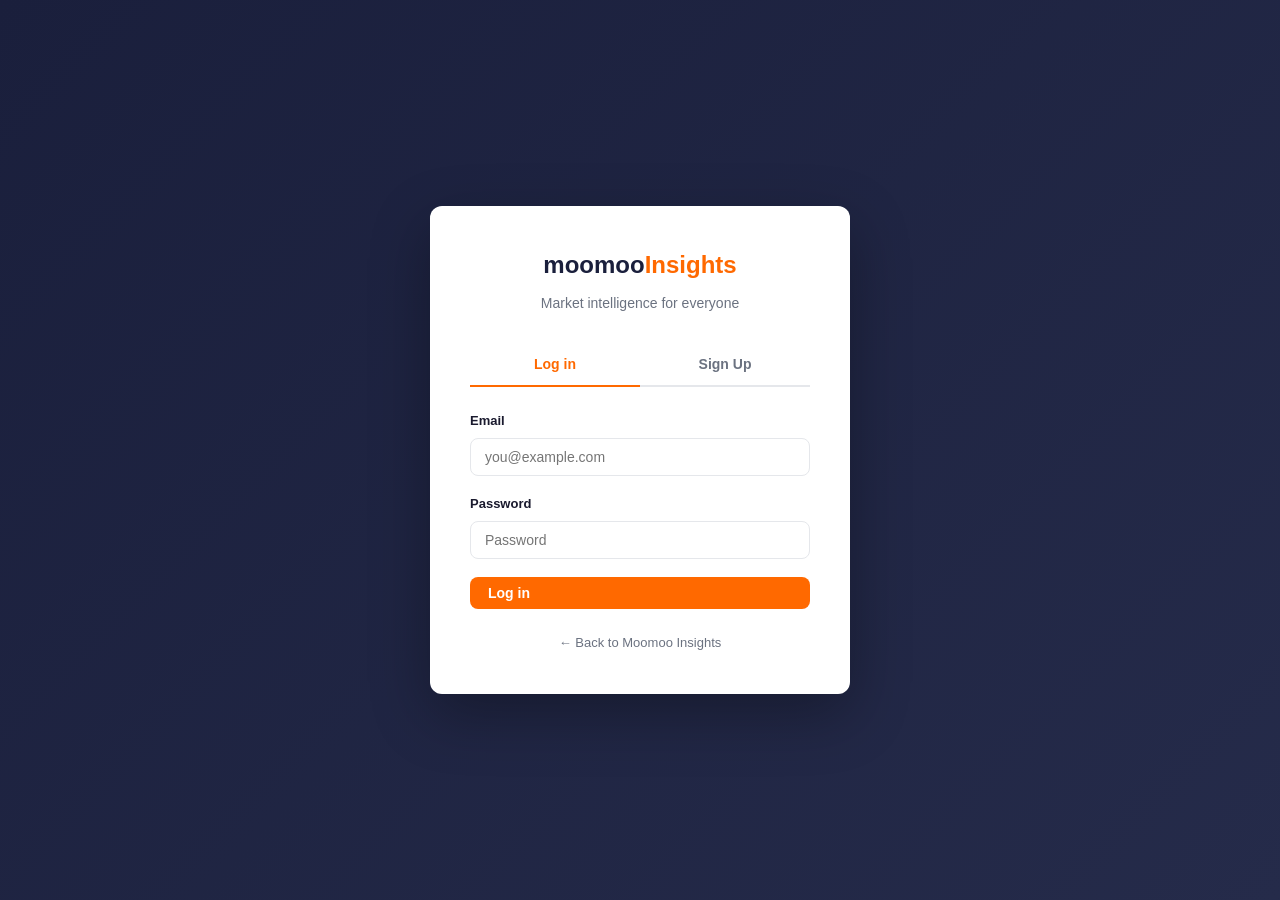
<file: frontend/login.html>
<!DOCTYPE html>
<html lang="en">
<head>
  <meta charset="UTF-8" />
  <meta name="viewport" content="width=device-width, initial-scale=1.0" />
  <title>Login — Moomoo Insights</title>
  <link rel="stylesheet" href="style.css" />
</head>
<body>

<div class="auth-page">
  <div class="auth-card">
    <div class="auth-logo">moomoo<span>Insights</span></div>
    <div class="auth-subtitle" data-i18n="login_subtitle">Market intelligence for everyone</div>

    <div class="auth-tabs">
      <div class="auth-tab active" id="tab-login" onclick="switchTab('login')" data-i18n="login_tab_login">Log In</div>
      <div class="auth-tab" id="tab-register" onclick="switchTab('register')" data-i18n="login_tab_signup">Sign Up</div>
    </div>

    <!-- Login form -->
    <div id="form-login">
      <div class="form-group">
        <label data-i18n="login_email_lbl">Email</label>
        <input class="form-control" type="email" id="login-email" data-i18n-ph="login_email_ph" placeholder="you@example.com" />
      </div>
      <div class="form-group">
        <label data-i18n="login_password_lbl">Password</label>
        <input class="form-control" type="password" id="login-password" data-i18n-ph="login_password_ph" placeholder="Password" />
      </div>
      <div id="login-error" style="color:#dc2626;font-size:13px;margin-bottom:12px;display:none;"></div>
      <button class="btn btn-primary" style="width:100%;" onclick="doLogin()" data-i18n="login_btn_login">Log In</button>
    </div>

    <!-- Register form -->
    <div id="form-register" style="display:none;">
      <div class="form-group">
        <label data-i18n="login_name_lbl">Display Name</label>
        <input class="form-control" type="text" id="reg-name" data-i18n-ph="login_name_ph" placeholder="Your name" />
      </div>
      <div class="form-group">
        <label data-i18n="login_email_lbl">Email</label>
        <input class="form-control" type="email" id="reg-email" data-i18n-ph="login_email_ph" placeholder="you@example.com" />
      </div>
      <div class="form-group">
        <label data-i18n="login_password_lbl">Password</label>
        <input class="form-control" type="password" id="reg-password" data-i18n-ph="login_password_reg_ph" placeholder="At least 6 characters" />
      </div>
      <div id="reg-error" style="color:#dc2626;font-size:13px;margin-bottom:12px;display:none;"></div>
      <button class="btn btn-primary" style="width:100%;" onclick="doRegister()" data-i18n="login_btn_signup">Create Account</button>
      <div style="font-size:12px;color:var(--text-muted);text-align:center;margin-top:12px;" data-i18n="login_first_admin">
        The first account created becomes admin.
      </div>
    </div>

    <div style="text-align:center;margin-top:20px;">
      <a href="index.html" style="font-size:13px;color:var(--text-muted);" data-i18n="login_back">← Back to Moomoo Insights</a>
    </div>
  </div>
</div>

<script src="i18n.js"></script>
<script src="app.js"></script>
<script>
// Auto-switch tab if ?tab=register
const params = new URLSearchParams(location.search);
if (params.get("tab") === "register") switchTab("register");

function switchTab(tab) {
  document.getElementById("form-login").style.display    = tab === "login"    ? "" : "none";
  document.getElementById("form-register").style.display = tab === "register" ? "" : "none";
  document.getElementById("tab-login").classList.toggle("active", tab === "login");
  document.getElementById("tab-register").classList.toggle("active", tab === "register");
}

async function doLogin() {
  const email    = document.getElementById("login-email").value.trim();
  const password = document.getElementById("login-password").value;
  const errEl    = document.getElementById("login-error");
  errEl.style.display = "none";
  try {
    const res = await apiPost("/auth/login", { email, password });
    localStorage.setItem("moomoo_token", res.token);
    localStorage.setItem("moomoo_user", JSON.stringify(res.user));
    location.href = "index.html";
  } catch (e) {
    errEl.textContent = e.message;
    errEl.style.display = "block";
  }
}

async function doRegister() {
  const display_name = document.getElementById("reg-name").value.trim();
  const email        = document.getElementById("reg-email").value.trim();
  const password     = document.getElementById("reg-password").value;
  const errEl        = document.getElementById("reg-error");
  errEl.style.display = "none";
  if (password.length < 6) { errEl.textContent = "Password must be at least 6 characters"; errEl.style.display = "block"; return; }
  try {
    const res = await apiPost("/auth/register", { email, password, display_name });
    localStorage.setItem("moomoo_token", res.token);
    localStorage.setItem("moomoo_user", JSON.stringify(res.user));
    location.href = "index.html";
  } catch (e) {
    errEl.textContent = e.message;
    errEl.style.display = "block";
  }
}

// Enter key support
document.addEventListener("keydown", e => {
  if (e.key === "Enter") {
    if (document.getElementById("form-login").style.display !== "none") doLogin();
    else doRegister();
  }
});
</script>
</body>
</html>
</file>
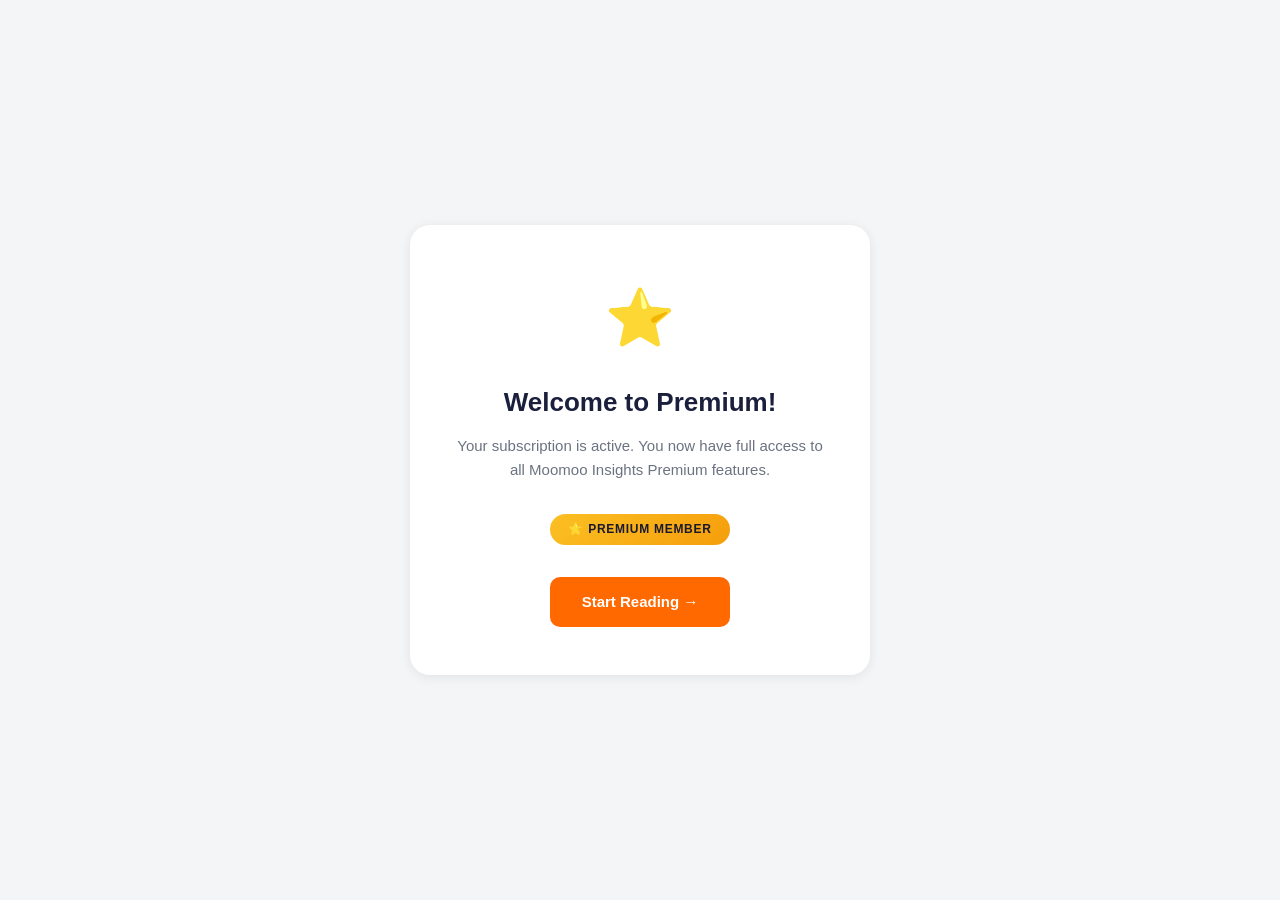
<file: frontend/payment-success.html>
<!DOCTYPE html>
<html lang="en">
<head>
  <meta charset="UTF-8" />
  <meta name="viewport" content="width=device-width, initial-scale=1.0" />
  <title>Welcome to Premium — Moomoo Insights</title>
  <link rel="stylesheet" href="style.css" />
  <style>
    .success-page { min-height: 100vh; background: var(--bg); display: flex; align-items: center; justify-content: center; padding: 40px 16px; }
    .success-card { background: white; border-radius: 20px; box-shadow: var(--card-shadow); max-width: 460px; width: 100%; padding: 48px 40px; text-align: center; }
    .success-icon { font-size: 56px; margin-bottom: 20px; }
    .success-title { font-size: 26px; font-weight: 800; color: var(--navy); margin-bottom: 10px; }
    .success-sub { font-size: 15px; color: var(--text-muted); line-height: 1.6; margin-bottom: 32px; }
    .success-badge { display: inline-block; background: linear-gradient(135deg,#fbbf24,#f59e0b); color: #1a1a2e; font-size: 12px; font-weight: 800; padding: 6px 18px; border-radius: 20px; letter-spacing: 0.06em; margin-bottom: 32px; }
    .btn-home { display: inline-block; padding: 13px 32px; background: var(--orange); color: white; border-radius: 10px; font-weight: 700; font-size: 15px; text-decoration: none; transition: background 0.15s; }
    .btn-home:hover { background: var(--orange-dark); }
  </style>
</head>
<body>
<div class="success-page">
  <div class="success-card">
    <div class="success-icon">⭐</div>
    <div class="success-title" data-i18n="pay_success_title">Welcome to Premium!</div>
    <div class="success-sub" data-i18n="pay_success_sub">Your subscription is active. You now have full access to all Moomoo Insights Premium features.</div>
    <div class="success-badge" data-i18n="pay_success_badge">⭐ PREMIUM MEMBER</div>
    <br/>
    <a href="index.html" class="btn-home" data-i18n="pay_success_btn">Start Reading →</a>
  </div>
</div>
<script src="i18n.js"></script>
<script src="app.js"></script>
<script>
  document.addEventListener("DOMContentLoaded", async () => {
    if (getToken()) {
      try {
        const user = await apiGet("/auth/me");
        localStorage.setItem("moomoo_user", JSON.stringify(user));
      } catch {}
    }
  });
</script>
</body>
</html>
</file>
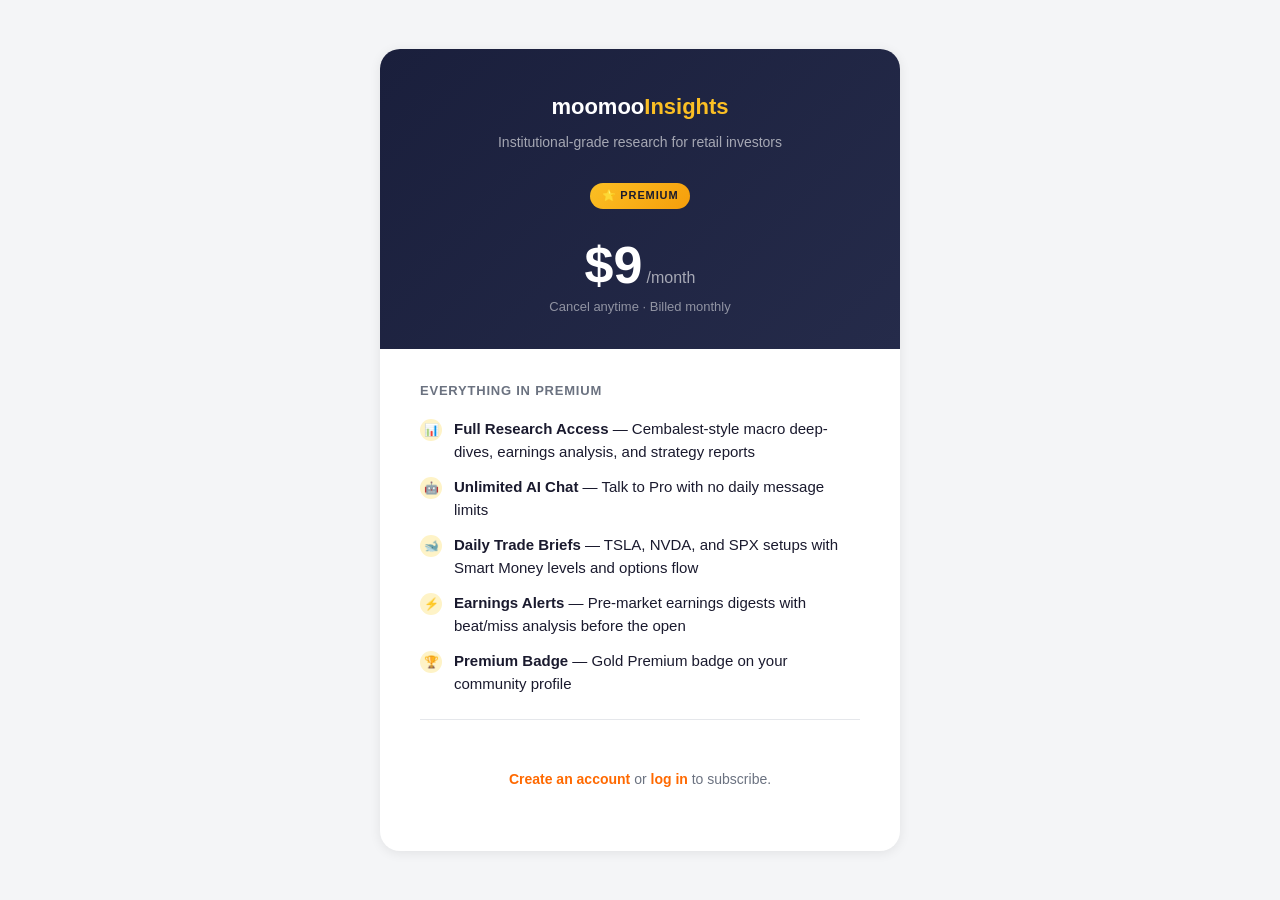
<file: frontend/payment.html>
<!DOCTYPE html>
<html lang="en">
<head>
  <meta charset="UTF-8" />
  <meta name="viewport" content="width=device-width, initial-scale=1.0" />
  <title>Premium — Moomoo Insights</title>
  <link rel="stylesheet" href="style.css" />
  <style>
    .payment-page { min-height: 100vh; background: var(--bg); display: flex; flex-direction: column; align-items: center; justify-content: center; padding: 40px 16px; }
    .payment-card { background: white; border-radius: 20px; box-shadow: var(--card-shadow); max-width: 520px; width: 100%; overflow: hidden; }
    .payment-header { background: linear-gradient(135deg, #1a1f3c, #252b4a); padding: 40px 40px 32px; text-align: center; }
    .payment-logo { font-size: 22px; font-weight: 800; color: white; margin-bottom: 6px; }
    .payment-logo span { color: #fbbf24; }
    .payment-tagline { color: rgba(255,255,255,0.6); font-size: 14px; }
    .payment-badge { display: inline-block; background: linear-gradient(135deg,#fbbf24,#f59e0b); color: #1a1a2e; font-size: 11px; font-weight: 800; padding: 4px 12px; border-radius: 20px; letter-spacing: 0.08em; margin-bottom: 18px; }
    .payment-price { color: white; margin-top: 12px; }
    .payment-price .amount { font-size: 52px; font-weight: 800; line-height: 1; }
    .payment-price .period { font-size: 16px; color: rgba(255,255,255,0.6); margin-left: 4px; }
    .payment-body { padding: 32px 40px 36px; }
    .perks-title { font-size: 13px; font-weight: 700; color: var(--text-muted); text-transform: uppercase; letter-spacing: 0.06em; margin-bottom: 16px; }
    .perk-row { display: flex; align-items: flex-start; gap: 12px; margin-bottom: 13px; }
    .perk-icon { width: 22px; height: 22px; background: #fef3c7; border-radius: 50%; display: flex; align-items: center; justify-content: center; font-size: 12px; flex-shrink: 0; margin-top: 1px; }
    .perk-text { font-size: 15px; color: var(--text); line-height: 1.5; }
    .perk-text strong { font-weight: 700; }
    .payment-divider { border: none; border-top: 1px solid var(--border); margin: 24px 0; }
    .btn-checkout { width: 100%; padding: 15px; background: linear-gradient(135deg, #fbbf24, #f59e0b); color: #1a1a2e; border: none; border-radius: 12px; font-size: 16px; font-weight: 800; cursor: pointer; transition: filter 0.15s, transform 0.1s; box-shadow: 0 4px 14px rgba(251,191,36,0.4); }
    .btn-checkout:hover { filter: brightness(1.07); transform: translateY(-1px); }
    .btn-checkout:disabled { opacity: 0.6; cursor: not-allowed; transform: none; }
    .payment-note { text-align: center; font-size: 12px; color: var(--text-muted); margin-top: 14px; }
    .cancel-notice { text-align: center; margin-top: 10px; }
    .cancel-notice a { font-size: 13px; color: var(--text-muted); text-decoration: underline; }
    .error-msg { color: #dc2626; font-size: 13px; text-align: center; margin-top: 12px; display: none; }
    .cancelled-banner { background: #fef2f2; border: 1px solid #fca5a5; border-radius: 10px; padding: 12px 16px; color: #dc2626; font-size: 14px; text-align: center; margin-bottom: 20px; display: none; }
    .login-prompt { text-align: center; padding: 24px; color: var(--text-muted); font-size: 14px; }
    .login-prompt a { color: var(--orange); font-weight: 600; text-decoration: none; }
  </style>
</head>
<body>

<div class="payment-page">
  <div class="payment-card">
    <div class="payment-header">
      <div class="payment-logo">moomoo<span>Insights</span></div>
      <div class="payment-tagline" data-i18n="pay_tagline">Institutional-grade research for retail investors</div>
      <div style="margin-top:28px;">
        <div class="payment-badge" data-i18n="pay_premium">⭐ PREMIUM</div>
        <div class="payment-price">
          <span class="amount">$9</span><span class="period" data-i18n="pay_per_month">/month</span>
        </div>
        <div style="color:rgba(255,255,255,0.5);font-size:13px;margin-top:6px;" data-i18n="pay_cancel_any">Cancel anytime · Billed monthly</div>
      </div>
    </div>

    <div class="payment-body">
      <div class="cancelled-banner" id="cancelled-banner">Payment cancelled — no charge was made.</div>
      <div class="perks-title" data-i18n="pay_everything">Everything in Premium</div>

      <div class="perk-row">
        <div class="perk-icon">📊</div>
        <div class="perk-text"><strong>Full Research Access</strong> — Cembalest-style macro deep-dives, earnings analysis, and strategy reports</div>
      </div>
      <div class="perk-row">
        <div class="perk-icon">🤖</div>
        <div class="perk-text"><strong>Unlimited AI Chat</strong> — Talk to Pro with no daily message limits</div>
      </div>
      <div class="perk-row">
        <div class="perk-icon">🐋</div>
        <div class="perk-text"><strong>Daily Trade Briefs</strong> — TSLA, NVDA, and SPX setups with Smart Money levels and options flow</div>
      </div>
      <div class="perk-row">
        <div class="perk-icon">⚡</div>
        <div class="perk-text"><strong>Earnings Alerts</strong> — Pre-market earnings digests with beat/miss analysis before the open</div>
      </div>
      <div class="perk-row">
        <div class="perk-icon">🏆</div>
        <div class="perk-text"><strong>Premium Badge</strong> — Gold Premium badge on your community profile</div>
      </div>

      <hr class="payment-divider" />

      <div id="auth-section">
        <button class="btn-checkout" id="checkout-btn" onclick="startCheckout()" data-i18n="pay_subscribe">
          Subscribe Now — $9/month
        </button>
        <div class="error-msg" id="error-msg"></div>
        <div class="payment-note">🔒 Secure payment via Stripe · SSL encrypted</div>
        <div class="cancel-notice"><a href="index.html">← Back to Moomoo Insights</a></div>
      </div>

      <div id="login-prompt-section" class="login-prompt" style="display:none;">
        <a href="login.html?tab=register">Create an account</a> or <a href="login.html">log in</a> to subscribe.
      </div>
    </div>
  </div>
</div>

<script src="i18n.js"></script>
<script src="app.js"></script>
<script>
  const params = new URLSearchParams(location.search);
  if (params.get("cancelled") === "1") {
    document.getElementById("cancelled-banner").style.display = "block";
  }

  document.addEventListener("DOMContentLoaded", () => {
    if (!getToken()) {
      document.getElementById("auth-section").style.display = "none";
      document.getElementById("login-prompt-section").style.display = "block";
    }
    const user = getUser();
    if (user?.is_premium) {
      document.getElementById("checkout-btn").textContent = t("pay_already");
      document.getElementById("checkout-btn").disabled = true;
    }
  });

  async function startCheckout() {
    const btn = document.getElementById("checkout-btn");
    const err = document.getElementById("error-msg");
    btn.disabled = true;
    btn.textContent = t("pay_redirecting");
    err.style.display = "none";
    try {
      const data = await apiPost("/api/stripe/create-checkout-session", {});
      window.location.href = data.url;
    } catch (e) {
      err.textContent = e.message || "Something went wrong. Please try again.";
      err.style.display = "block";
      btn.disabled = false;
      btn.textContent = t("pay_subscribe");
    }
  }
</script>
</body>
</html>
</file>
<file: frontend/style.css>
:root {
  --orange: #ff6900;
  --orange-dark: #e55a00;
  --navy: #1a1f3c;
  --navy-light: #252b4a;
  --bg: #f4f5f7;
  --white: #ffffff;
  --text: #1a1a2e;
  --text-muted: #6b7280;
  --border: #e5e7eb;
  --card-shadow: 0 2px 12px rgba(0,0,0,0.08);
  --radius: 12px;
  --radius-sm: 8px;
}

*, *::before, *::after { box-sizing: border-box; margin: 0; padding: 0; }

body {
  font-family: -apple-system, BlinkMacSystemFont, "Segoe UI", Roboto, sans-serif;
  background: var(--bg);
  color: var(--text);
  line-height: 1.6;
  min-height: 100vh;
}

a { color: inherit; text-decoration: none; }
img { max-width: 100%; }

/* ── Scrollbar ── */
::-webkit-scrollbar { width: 6px; }
::-webkit-scrollbar-track { background: transparent; }
::-webkit-scrollbar-thumb { background: var(--border); border-radius: 3px; }

/* ── Navigation ── */
.nav {
  background: var(--navy);
  position: sticky;
  top: 0;
  z-index: 100;
  box-shadow: 0 2px 8px rgba(0,0,0,0.2);
}

.nav-inner {
  max-width: 1520px;
  margin: 0 auto;
  padding: 0 32px;
  display: flex;
  align-items: center;
  height: 60px;
  gap: 8px;
}

.nav-logo {
  font-size: 20px;
  font-weight: 800;
  color: var(--white);
  letter-spacing: -0.5px;
  margin-right: 24px;
  flex-shrink: 0;
}

.nav-logo span { color: var(--orange); }

.nav-links {
  display: flex;
  align-items: center;
  gap: 4px;
  flex: 1;
}

.nav-links a {
  color: rgba(255,255,255,0.75);
  font-size: 14px;
  font-weight: 500;
  padding: 6px 14px;
  border-radius: 6px;
  transition: all 0.15s;
}

.nav-links a:hover,
.nav-links a.active {
  color: var(--white);
  background: rgba(255,255,255,0.1);
}

.nav-links a.active {
  color: var(--orange);
}

.nav-actions {
  display: flex;
  align-items: center;
  gap: 8px;
  flex-shrink: 0;
}

#nav-user-info {
  color: rgba(255,255,255,0.8);
  font-size: 13px;
  display: flex;
  align-items: center;
  gap: 6px;
}

.badge-admin {
  background: var(--orange);
  color: white;
  font-size: 10px;
  font-weight: 700;
  padding: 2px 7px;
  border-radius: 10px;
  text-transform: uppercase;
  letter-spacing: 0.5px;
}

/* ── User Portal ── */
.portal-btn {
  position: relative;
  display: flex;
  align-items: center;
  gap: 6px;
  background: rgba(255,255,255,0.08);
  border: 1px solid rgba(255,255,255,0.15);
  border-radius: 20px;
  padding: 4px 10px 4px 5px;
  cursor: pointer;
  color: white;
  font-size: 12px;
  font-weight: 600;
  transition: background 0.2s;
  white-space: nowrap;
}
.portal-btn:hover { background: rgba(255,255,255,0.14); }
.portal-avatar {
  width: 26px;
  height: 26px;
  border-radius: 50%;
  background: linear-gradient(135deg, var(--orange) 0%, #e05a00 100%);
  display: flex;
  align-items: center;
  justify-content: center;
  font-size: 11px;
  font-weight: 800;
  color: white;
  flex-shrink: 0;
}
.portal-level-badge {
  background: var(--orange);
  color: white;
  font-size: 9px;
  font-weight: 800;
  padding: 1px 5px;
  border-radius: 8px;
  text-transform: uppercase;
  letter-spacing: 0.3px;
}

.portal-dropdown {
  display: none;
  position: absolute;
  top: calc(100% + 10px);
  right: 0;
  width: 280px;
  background: white;
  border-radius: 14px;
  box-shadow: 0 8px 32px rgba(0,0,0,0.18);
  padding: 20px;
  z-index: 1000;
  border: 1px solid var(--border);
}
.portal-dropdown.open { display: block; }
.portal-user-header {
  display: flex;
  align-items: center;
  gap: 12px;
  margin-bottom: 16px;
}
.portal-avatar-lg {
  width: 44px;
  height: 44px;
  border-radius: 50%;
  background: linear-gradient(135deg, var(--orange) 0%, #e05a00 100%);
  display: flex;
  align-items: center;
  justify-content: center;
  font-size: 18px;
  font-weight: 800;
  color: white;
  flex-shrink: 0;
}
.portal-user-name { font-size: 15px; font-weight: 700; color: var(--text); }
.portal-user-email { font-size: 12px; color: var(--text-muted); margin-top: 1px; }

.portal-level-section { margin-bottom: 16px; }
.portal-level-row {
  display: flex;
  justify-content: space-between;
  align-items: baseline;
  margin-bottom: 6px;
}
.portal-level-num {
  font-size: 22px;
  font-weight: 900;
  color: var(--orange);
  line-height: 1;
}
.portal-level-name {
  font-size: 12px;
  font-weight: 700;
  color: var(--text);
  text-transform: uppercase;
  letter-spacing: 0.5px;
}
.portal-level-next {
  font-size: 11px;
  color: var(--text-muted);
}
.portal-progress-track {
  height: 7px;
  background: var(--border);
  border-radius: 4px;
  overflow: hidden;
  margin-bottom: 6px;
}
.portal-progress-fill {
  height: 100%;
  background: linear-gradient(90deg, var(--orange) 0%, #f97316 100%);
  border-radius: 4px;
  transition: width 0.5s ease;
}
.portal-progress-label {
  font-size: 11px;
  color: var(--text-muted);
  display: flex;
  justify-content: space-between;
}

.portal-divider { border: none; border-top: 1px solid var(--border); margin: 14px 0; }

.portal-stat-row {
  display: flex;
  justify-content: space-between;
  align-items: center;
  font-size: 13px;
  margin-bottom: 6px;
}
.portal-stat-label { color: var(--text-muted); }
.portal-stat-val { font-weight: 700; color: var(--text); }

.portal-logout-btn {
  width: 100%;
  margin-top: 14px;
  padding: 9px;
  border: 1px solid var(--border);
  border-radius: 8px;
  background: white;
  color: var(--text-muted);
  font-size: 13px;
  font-weight: 600;
  cursor: pointer;
  transition: background 0.15s, color 0.15s;
}
.portal-logout-btn:hover { background: #fef2f2; color: #dc2626; border-color: #fca5a5; }

.portal-premium-btn {
  display: flex;
  align-items: center;
  justify-content: space-between;
  width: 100%;
  margin-top: 14px;
  padding: 11px 14px;
  background: linear-gradient(135deg, #fbbf24, #f59e0b);
  border: none;
  border-radius: 10px;
  color: #1a1a2e;
  font-size: 13px;
  font-weight: 700;
  cursor: pointer;
  text-decoration: none;
  transition: filter 0.15s, transform 0.1s;
  box-shadow: 0 2px 8px rgba(251,191,36,0.4);
}
.portal-premium-btn:hover { filter: brightness(1.08); transform: translateY(-1px); }
.portal-premium-badge {
  background: #1a1a2e;
  color: #fbbf24;
  font-size: 10px;
  font-weight: 800;
  padding: 2px 7px;
  border-radius: 4px;
  letter-spacing: 0.05em;
}
.portal-premium-active {
  margin-top: 14px;
  padding: 9px 14px;
  background: linear-gradient(135deg, #fef3c7, #fde68a);
  border-radius: 10px;
  color: #92400e;
  font-size: 13px;
  font-weight: 700;
  text-align: center;
}

/* ── Language switcher ── */
.lang-switcher { position: relative; }
.lang-btn {
  background: transparent;
  border: 1px solid var(--border);
  border-radius: 6px;
  padding: 5px 10px;
  font-size: 12px;
  font-weight: 700;
  color: var(--text-muted);
  cursor: pointer;
  letter-spacing: 0.04em;
  transition: all 0.15s;
  white-space: nowrap;
}
.lang-btn:hover { border-color: var(--orange); color: var(--orange); }
.lang-menu {
  display: none;
  position: absolute;
  right: 0;
  top: calc(100% + 6px);
  background: white;
  border: 1px solid var(--border);
  border-radius: 10px;
  box-shadow: 0 8px 24px rgba(0,0,0,0.10);
  min-width: 140px;
  z-index: 200;
  overflow: hidden;
}
.lang-menu.open { display: block; }
.lang-option {
  padding: 10px 14px;
  font-size: 13px;
  font-weight: 500;
  color: var(--text);
  cursor: pointer;
  transition: background 0.1s;
}
.lang-option:hover { background: var(--bg); color: var(--orange); }
.lang-option.active { font-weight: 700; color: var(--orange); }

/* ── Buttons ── */
.btn {
  display: inline-flex;
  align-items: center;
  gap: 6px;
  padding: 8px 18px;
  border-radius: 8px;
  font-size: 14px;
  font-weight: 600;
  cursor: pointer;
  border: none;
  transition: all 0.15s;
  white-space: nowrap;
}

.btn-primary {
  background: var(--orange);
  color: white;
}

.btn-primary:hover { background: var(--orange-dark); transform: translateY(-1px); }

.btn-outline {
  background: transparent;
  color: rgba(255,255,255,0.85);
  border: 1px solid rgba(255,255,255,0.3);
}

.btn-outline:hover {
  background: rgba(255,255,255,0.1);
  color: white;
}

.btn-ghost {
  background: transparent;
  color: var(--text-muted);
  border: 1px solid var(--border);
}

.btn-ghost:hover { background: var(--bg); color: var(--text); }

.btn-danger {
  background: #dc2626;
  color: white;
}

.btn-danger:hover { background: #b91c1c; }

.btn-sm { padding: 5px 12px; font-size: 13px; }
.btn-lg { padding: 12px 28px; font-size: 15px; }

/* ── Market Ticker Bar ── */
.ticker-bar {
  background: var(--navy-light);
  border-bottom: 1px solid rgba(255,255,255,0.05);
  overflow: hidden;
  min-height: 36px;
  height: auto;
  display: flex;
  align-items: center;
  padding: 3px 0;
}

.ticker-scroll {
  display: flex;
  flex-wrap: wrap;
  gap: 4px 20px;
  width: 100%;
  justify-content: space-around;
  align-items: center;
  padding: 0 12px;
}

.ticker-item {
  display: inline-flex;
  align-items: center;
  gap: 6px;
  font-size: 13px;
  color: rgba(255,255,255,0.8);
  flex-shrink: 1;
  min-width: 100px;
  padding: 2px 4px;
}

.ticker-item .label { color: rgba(255,255,255,0.5); font-size: 11px; }
.ticker-item .price { font-weight: 600; color: white; }
.ticker-item .up { color: #22c55e; }
.ticker-item .dn { color: #ef4444; }

/* ── Page layout ── */
.page { max-width: 1520px; margin: 0 auto; padding: 32px 32px; }
.page-narrow { max-width: 960px; margin: 0 auto; padding: 32px 32px; }

/* ── Cards ── */
.card {
  background: var(--white);
  border-radius: var(--radius);
  box-shadow: var(--card-shadow);
  overflow: hidden;
}

.card-pad { padding: 24px; }

/* ── Article card ── */
.article-card {
  background: var(--white);
  border-radius: var(--radius);
  box-shadow: var(--card-shadow);
  overflow: hidden;
  transition: transform 0.15s, box-shadow 0.15s;
  cursor: pointer;
  display: flex;
  flex-direction: column;
}

.article-card:hover {
  transform: translateY(-3px);
  box-shadow: 0 8px 24px rgba(0,0,0,0.12);
}

.article-card-img {
  width: 100%;
  height: 180px;
  object-fit: cover;
  background: linear-gradient(135deg, var(--navy) 0%, var(--navy-light) 100%);
}

.article-card-img-placeholder {
  width: 100%;
  height: 180px;
  background: linear-gradient(135deg, var(--navy) 0%, #2d3561 50%, var(--navy-light) 100%);
  display: flex;
  align-items: center;
  justify-content: center;
  font-size: 40px;
}

.article-card-body { padding: 20px; flex: 1; display: flex; flex-direction: column; }
.article-card-category {
  font-size: 11px;
  font-weight: 700;
  text-transform: uppercase;
  letter-spacing: 0.8px;
  color: var(--orange);
  margin-bottom: 8px;
}

.article-card-title {
  font-size: 16px;
  font-weight: 700;
  line-height: 1.4;
  color: var(--text);
  margin-bottom: 8px;
}

.article-card-excerpt {
  font-size: 14px;
  color: var(--text-muted);
  line-height: 1.5;
  flex: 1;
  margin-bottom: 12px;
  display: -webkit-box;
  -webkit-line-clamp: 3;
  -webkit-box-orient: vertical;
  overflow: hidden;
}

.article-card-meta {
  font-size: 12px;
  color: var(--text-muted);
  display: flex;
  align-items: center;
  gap: 8px;
}

.article-card-meta .dot { color: var(--border); }

/* ── Hero article card ── */
.hero-article {
  background: var(--white);
  border-radius: var(--radius);
  box-shadow: var(--card-shadow);
  overflow: hidden;
  display: grid;
  grid-template-columns: 2fr 3fr;
  cursor: pointer;
  transition: box-shadow 0.15s;
  margin-bottom: 32px;
}

.hero-article:hover { box-shadow: 0 8px 30px rgba(0,0,0,0.15); }

.hero-article-img {
  background: linear-gradient(135deg, var(--navy) 0%, #1e3a8a 50%, var(--orange) 100%);
  min-height: 320px;
  display: flex;
  align-items: center;
  justify-content: center;
  font-size: 80px;
}

.hero-article-body {
  padding: 40px;
  display: flex;
  flex-direction: column;
  justify-content: center;
}

.hero-tag {
  display: inline-block;
  background: var(--orange);
  color: white;
  font-size: 11px;
  font-weight: 700;
  padding: 3px 10px;
  border-radius: 4px;
  text-transform: uppercase;
  letter-spacing: 0.8px;
  margin-bottom: 14px;
  width: fit-content;
}

.hero-title {
  font-size: 26px;
  font-weight: 800;
  line-height: 1.3;
  margin-bottom: 14px;
  color: var(--text);
}

.hero-excerpt {
  font-size: 15px;
  color: var(--text-muted);
  line-height: 1.6;
  margin-bottom: 20px;
}

.hero-meta { font-size: 13px; color: var(--text-muted); }

/* ── Grid layouts ── */
.grid-3 { display: grid; grid-template-columns: repeat(3, 1fr); gap: 24px; }
.grid-2 { display: grid; grid-template-columns: repeat(2, 1fr); gap: 24px; }
.grid-4 { display: grid; grid-template-columns: repeat(4, 1fr); gap: 16px; }

@media (min-width: 1400px) { .grid-3 { grid-template-columns: repeat(4, 1fr); } }
@media (max-width: 1100px) { .grid-3 { grid-template-columns: repeat(2, 1fr); } }
@media (max-width: 768px) {
  .grid-3, .grid-2, .grid-4 { grid-template-columns: 1fr; }
  .hero-article { grid-template-columns: 1fr; }
  .hero-article-img { min-height: 200px; }
  .hero-article-body { padding: 24px; }
  .page, .page-narrow { padding: 20px 16px; }
}

/* ── Section heading ── */
.section-head {
  display: flex;
  align-items: center;
  justify-content: space-between;
  margin-bottom: 20px;
}

.section-head h2 {
  font-size: 20px;
  font-weight: 800;
  color: var(--text);
  position: relative;
  padding-left: 14px;
}

.section-head h2::before {
  content: "";
  position: absolute;
  left: 0;
  top: 2px;
  bottom: 2px;
  width: 4px;
  background: var(--orange);
  border-radius: 2px;
}

/* ── Stat card (markets) ── */
.stat-card {
  background: var(--white);
  border-radius: var(--radius);
  padding: 20px;
  box-shadow: var(--card-shadow);
  display: flex;
  flex-direction: column;
  gap: 6px;
}

.stat-card .label { font-size: 12px; color: var(--text-muted); font-weight: 500; text-transform: uppercase; letter-spacing: 0.5px; }
.stat-card .value { font-size: 24px; font-weight: 800; color: var(--text); letter-spacing: -0.5px; }
.stat-card .change { font-size: 14px; font-weight: 600; }
.stat-card .change.up { color: #16a34a; }
.stat-card .change.dn { color: #dc2626; }

/* ── Table ── */
.table-wrap { overflow-x: auto; }
table { width: 100%; border-collapse: collapse; font-size: 14px; }
th { text-align: left; padding: 10px 14px; font-size: 12px; font-weight: 700; color: var(--text-muted); text-transform: uppercase; letter-spacing: 0.4px; border-bottom: 2px solid var(--border); }
td { padding: 12px 14px; border-bottom: 1px solid var(--border); }
tr:last-child td { border-bottom: none; }
tr:hover td { background: var(--bg); }
.td-up { color: #16a34a; font-weight: 600; }
.td-dn { color: #dc2626; font-weight: 600; }

/* ── Tags ── */
.tags { display: flex; flex-wrap: wrap; gap: 6px; }
.tag {
  background: #f3f4f6;
  color: var(--text-muted);
  font-size: 12px;
  padding: 3px 10px;
  border-radius: 20px;
  font-weight: 500;
}

/* ── Community card ── */
.community-card {
  background: var(--white);
  border-radius: var(--radius);
  padding: 20px 24px;
  box-shadow: var(--card-shadow);
  cursor: pointer;
  transition: transform 0.12s;
  border-left: 4px solid transparent;
}

.community-card:hover { transform: translateX(3px); border-left-color: var(--orange); }
.community-card-title { font-size: 16px; font-weight: 700; margin-bottom: 6px; }
.community-card-body { font-size: 14px; color: var(--text-muted); margin-bottom: 12px; display: -webkit-box; -webkit-line-clamp: 2; -webkit-box-orient: vertical; overflow: hidden; }
.community-card-meta { font-size: 12px; color: var(--text-muted); display: flex; gap: 12px; align-items: center; }

/* ── Modal ── */
.modal-overlay {
  position: fixed;
  inset: 0;
  background: rgba(0,0,0,0.5);
  z-index: 200;
  display: flex;
  align-items: center;
  justify-content: center;
  padding: 24px;
  opacity: 0;
  pointer-events: none;
  transition: opacity 0.2s;
}

.modal-overlay.open { opacity: 1; pointer-events: all; }
.modal {
  background: white;
  border-radius: var(--radius);
  padding: 32px;
  max-width: 600px;
  width: 100%;
  max-height: 90vh;
  overflow-y: auto;
  box-shadow: 0 20px 60px rgba(0,0,0,0.2);
}

.modal-title { font-size: 20px; font-weight: 800; margin-bottom: 24px; }

/* ── Forms ── */
.form-group { margin-bottom: 18px; }
.form-group label { display: block; font-size: 13px; font-weight: 600; color: var(--text); margin-bottom: 6px; }
.form-control {
  width: 100%;
  padding: 10px 14px;
  border: 1.5px solid var(--border);
  border-radius: var(--radius-sm);
  font-size: 14px;
  color: var(--text);
  background: white;
  transition: border-color 0.15s;
  font-family: inherit;
}

.form-control:focus { outline: none; border-color: var(--orange); }
textarea.form-control { min-height: 120px; resize: vertical; }

/* ── Auth page ── */
.auth-page {
  min-height: 100vh;
  display: flex;
  align-items: center;
  justify-content: center;
  background: linear-gradient(135deg, var(--navy) 0%, var(--navy-light) 100%);
  padding: 24px;
}

.auth-card {
  background: white;
  border-radius: var(--radius);
  padding: 40px;
  width: 100%;
  max-width: 420px;
  box-shadow: 0 20px 60px rgba(0,0,0,0.3);
}

.auth-logo { font-size: 24px; font-weight: 800; color: var(--navy); text-align: center; margin-bottom: 8px; }
.auth-logo span { color: var(--orange); }
.auth-subtitle { text-align: center; color: var(--text-muted); font-size: 14px; margin-bottom: 28px; }

.auth-tabs { display: flex; gap: 0; margin-bottom: 24px; border-bottom: 2px solid var(--border); }
.auth-tab { flex: 1; text-align: center; padding: 10px; font-size: 14px; font-weight: 600; color: var(--text-muted); cursor: pointer; border-bottom: 2px solid transparent; margin-bottom: -2px; transition: all 0.15s; }
.auth-tab.active { color: var(--orange); border-bottom-color: var(--orange); }

/* ── Admin panel ── */
.admin-tabs { display: flex; gap: 4px; margin-bottom: 24px; border-bottom: 2px solid var(--border); padding-bottom: 0; }
.admin-tab { padding: 10px 20px; font-size: 14px; font-weight: 600; color: var(--text-muted); cursor: pointer; border-bottom: 2px solid transparent; margin-bottom: -2px; transition: all 0.15s; border-radius: 6px 6px 0 0; }
.admin-tab.active { color: var(--orange); border-bottom-color: var(--orange); background: rgba(255,105,0,0.04); }
.admin-tab:hover:not(.active) { background: var(--bg); color: var(--text); }

.admin-panel { display: none; }
.admin-panel.active { display: block; }

/* ── Article content ── */
.article-content {
  font-size: 16px;
  line-height: 1.8;
  color: var(--text);
}

.article-content h1,
.article-content h2,
.article-content h3 { margin: 1.5em 0 0.6em; font-weight: 800; }
.article-content h1 { font-size: 1.8em; }
.article-content h2 { font-size: 1.4em; }
.article-content h3 { font-size: 1.15em; }
.article-content p { margin-bottom: 1.2em; }
.article-content ul, .article-content ol { margin: 0.8em 0 0.8em 1.5em; }
.article-content li { margin-bottom: 0.4em; }
.article-content table { margin: 1.5em 0; width: 100%; }
.article-content strong { font-weight: 700; }
.article-content em { font-style: italic; }
.article-content blockquote {
  border-left: 4px solid var(--orange);
  padding: 12px 20px;
  margin: 1.5em 0;
  background: #fff7f0;
  border-radius: 0 8px 8px 0;
  font-style: italic;
  color: var(--text-muted);
}

/* ── Breadcrumb ── */
.breadcrumb {
  display: flex;
  align-items: center;
  gap: 6px;
  font-size: 13px;
  color: var(--text-muted);
  margin-bottom: 20px;
}

.breadcrumb a:hover { color: var(--orange); }
.breadcrumb .sep { color: var(--border); }

/* ── Toast ── */
.toast-container {
  position: fixed;
  bottom: 24px;
  right: 24px;
  z-index: 999;
  display: flex;
  flex-direction: column;
  gap: 10px;
}

.toast {
  background: var(--navy);
  color: white;
  padding: 12px 20px;
  border-radius: 8px;
  font-size: 14px;
  font-weight: 500;
  box-shadow: 0 4px 16px rgba(0,0,0,0.2);
  animation: slide-in 0.2s ease;
  display: flex;
  align-items: center;
  gap: 8px;
  min-width: 250px;
}

.toast.success { background: #16a34a; }
.toast.error { background: #dc2626; }

@keyframes slide-in {
  from { transform: translateX(100%); opacity: 0; }
  to { transform: translateX(0); opacity: 1; }
}

/* ── Category filter ── */
.category-filter {
  display: flex;
  gap: 8px;
  flex-wrap: wrap;
  margin-bottom: 24px;
}

.cat-btn {
  padding: 6px 16px;
  border-radius: 20px;
  font-size: 13px;
  font-weight: 600;
  cursor: pointer;
  border: 1.5px solid var(--border);
  background: white;
  color: var(--text-muted);
  transition: all 0.15s;
}

.cat-btn:hover, .cat-btn.active {
  background: var(--orange);
  color: white;
  border-color: var(--orange);
}

/* ── Footer ── */
.footer {
  background: var(--navy);
  color: rgba(255,255,255,0.6);
  text-align: center;
  padding: 24px;
  font-size: 13px;
  margin-top: 60px;
}

.footer a { color: var(--orange); }

/* ── Loading ── */
.spinner {
  width: 36px;
  height: 36px;
  border: 3px solid var(--border);
  border-top-color: var(--orange);
  border-radius: 50%;
  animation: spin 0.7s linear infinite;
  margin: 40px auto;
}

@keyframes spin { to { transform: rotate(360deg); } }

.loading-center { display: flex; justify-content: center; }

/* ── Empty state ── */
.empty-state {
  text-align: center;
  padding: 60px 24px;
  color: var(--text-muted);
}

.empty-state .icon { font-size: 48px; margin-bottom: 16px; }
.empty-state p { font-size: 15px; }

/* ── Article: Daily Brief ── */
.brief-meta { font-size:11px; font-weight:600; letter-spacing:.06em; text-transform:uppercase; color:var(--orange); margin-bottom:18px; }
.brief-lead { font-size:17px; line-height:1.75; color:var(--text); font-weight:500; margin-bottom:20px; }
.brief-h3 { font-size:15px; font-weight:700; color:var(--navy); margin:28px 0 10px; border-left:3px solid var(--orange); padding-left:10px; }
.brief-disclosure { margin-top:32px; padding:14px 16px; background:#f8fafc; border:1px solid var(--border); border-radius:8px; font-size:11px; color:var(--text-muted); line-height:1.6; }

/* ── Chart blocks ── */
.chart-block { background:#f8fafc; border:1px solid var(--border); border-radius:10px; padding:20px 22px 14px; margin:24px 0; }
.chart-title { font-size:13px; font-weight:700; color:var(--text); margin-bottom:3px; }
.chart-subtitle { font-size:11px; color:var(--text-muted); margin-bottom:16px; }
.chart-note { font-size:10px; color:var(--text-muted); margin-top:12px; }

/* Horizontal bar chart */
.bar-chart { display:flex; flex-direction:column; gap:10px; }
.bar-row { display:flex; align-items:center; gap:10px; }
.bar-label { font-size:12px; color:var(--text); width:140px; flex-shrink:0; text-align:right; }
.bar-track { flex:1; background:#e9ecef; border-radius:4px; height:22px; overflow:hidden; }
.bar-fill { height:100%; background:var(--navy); border-radius:4px; display:flex; align-items:center; justify-content:flex-end; padding-right:8px; min-width:40px; transition:width .6s ease; }
.bar-fill-muted { background:#7c8db5; }
.bar-val { font-size:11px; font-weight:700; color:#fff; white-space:nowrap; }

/* Beat comparison chart (horizontal stacked rows) */
.beat-chart { display:flex; flex-direction:column; gap:18px; }
.beat-metric-block { display:flex; flex-direction:column; gap:6px; }
.beat-metric-label { font-size:12px; font-weight:700; color:var(--text); margin-bottom:2px; }
.beat-bar-row { display:flex; align-items:center; gap:10px; }
.beat-bar-tag { font-size:11px; color:var(--text-muted); width:56px; flex-shrink:0; }
.beat-bar-track { flex:1; height:18px; background:#e9ecef; border-radius:4px; overflow:hidden; }
.beat-bar-cur  { height:100%; background:var(--navy); border-radius:4px; }
.beat-bar-avg  { height:100%; background:#b0bec5; border-radius:4px; }
.beat-bar-pct  { font-size:11px; font-weight:700; width:34px; flex-shrink:0; }
.beat-bar-pct.cur { color:var(--navy); }
.beat-bar-pct.avg { color:#7c8db5; }

/* ── Mobile nav hamburger ── */
.nav-hamburger {
  display: none;
  background: none;
  border: none;
  color: white;
  font-size: 22px;
  cursor: pointer;
  padding: 4px 8px;
  line-height: 1;
  margin-left: auto;
  flex-shrink: 0;
}

/* ── Mobile responsive ── */
@media (max-width: 768px) {
  /* Nav */
  .nav-inner { padding: 0 16px; position: relative; }
  .nav-hamburger { display: flex; align-items: center; }
  .nav-links {
    display: none;
    position: absolute;
    top: 60px;
    left: 0;
    right: 0;
    background: var(--navy);
    flex-direction: column;
    padding: 8px 16px 16px;
    gap: 2px;
    border-top: 1px solid rgba(255,255,255,0.1);
    z-index: 99;
    box-shadow: 0 8px 20px rgba(0,0,0,0.35);
  }
  .nav-links.open { display: flex; }
  .nav-links a { padding: 12px 14px; font-size: 15px; border-radius: 8px; }
  .nav-logo { margin-right: 0; }

  /* Compact action buttons */
  .nav-actions { gap: 4px; }
  .btn-outline.btn-sm { display: none; }
  .lang-btn { padding: 5px 8px; font-size: 11px; }

  /* Page layout */
  .page, .page-narrow { padding: 16px 14px; }

  /* Hero article */
  .hero-article { grid-template-columns: 1fr; }
  .hero-article-img { min-height: 160px; font-size: 52px; }
  .hero-article-body { padding: 20px 18px; }
  .hero-title { font-size: 20px; }
  .hero-excerpt { font-size: 14px; }

  /* Article grid */
  .grid-3, .grid-2, .grid-4 { grid-template-columns: 1fr; }

  /* Stat cards: 2 columns on phone */
  .grid-4 { grid-template-columns: repeat(2, 1fr); gap: 12px; }

  /* Article content */
  .article-content { font-size: 15px; }
  .article-content h1 { font-size: 1.5em; }
  .article-content h2 { font-size: 1.25em; }

  /* Modal: slide up from bottom */
  .modal-overlay { padding: 0; align-items: flex-end; }
  .modal {
    border-radius: var(--radius) var(--radius) 0 0;
    max-height: 92vh;
    padding: 24px 18px 32px;
  }

  /* Auth */
  .auth-card { padding: 28px 20px; }

  /* Toast */
  .toast-container { right: 12px; left: 12px; bottom: 12px; }
  .toast { min-width: 0; width: 100%; }

  /* Bar chart labels */
  .bar-label { width: 80px; font-size: 11px; }

  /* Portal dropdown: full width on mobile */
  .portal-dropdown { width: calc(100vw - 32px); right: -8px; }

  /* Community cards */
  .community-card { padding: 16px 18px; }

  /* Section heading */
  .section-head h2 { font-size: 17px; }

  /* Tables: horizontal scroll */
  .table-wrap { -webkit-overflow-scrolling: touch; }
  table { font-size: 13px; }
  th, td { padding: 10px 10px; }
}
</file>
